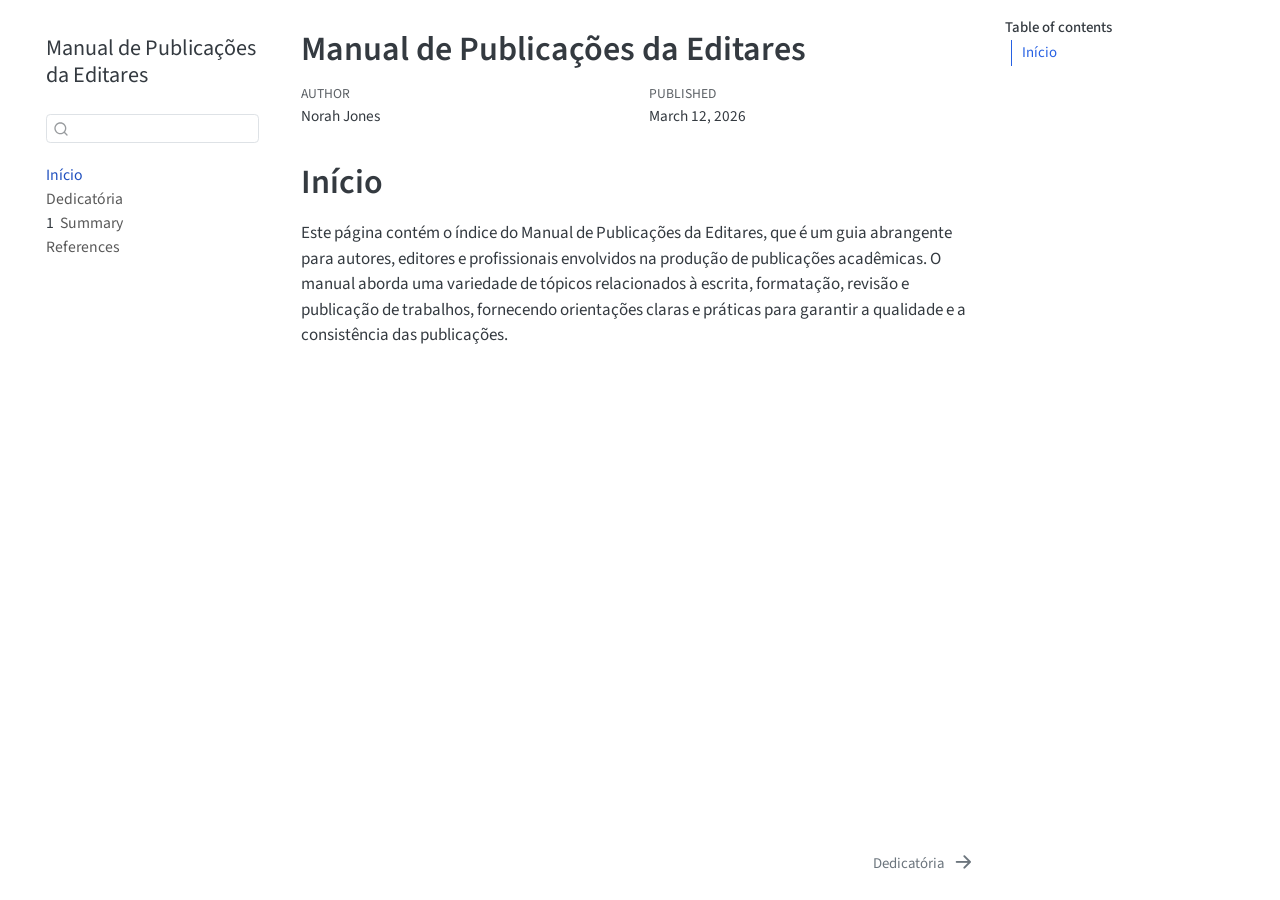
<file: index.html>
<!DOCTYPE html>
<html xmlns="http://www.w3.org/1999/xhtml" lang="en" xml:lang="en"><head>

<meta charset="utf-8">
<meta name="generator" content="quarto-1.7.32">

<meta name="viewport" content="width=device-width, initial-scale=1.0, user-scalable=yes">

<meta name="author" content="Norah Jones">
<meta name="dcterms.date" content="2026-03-12">

<title>Manual de Publicações da Editares</title>
<style>
code{white-space: pre-wrap;}
span.smallcaps{font-variant: small-caps;}
div.columns{display: flex; gap: min(4vw, 1.5em);}
div.column{flex: auto; overflow-x: auto;}
div.hanging-indent{margin-left: 1.5em; text-indent: -1.5em;}
ul.task-list{list-style: none;}
ul.task-list li input[type="checkbox"] {
  width: 0.8em;
  margin: 0 0.8em 0.2em -1em; /* quarto-specific, see https://github.com/quarto-dev/quarto-cli/issues/4556 */ 
  vertical-align: middle;
}
</style>


<script src="site_libs/quarto-nav/quarto-nav.js"></script>
<script src="site_libs/quarto-nav/headroom.min.js"></script>
<script src="site_libs/clipboard/clipboard.min.js"></script>
<script src="site_libs/quarto-search/autocomplete.umd.js"></script>
<script src="site_libs/quarto-search/fuse.min.js"></script>
<script src="site_libs/quarto-search/quarto-search.js"></script>
<meta name="quarto:offset" content="./">
<link href="./main/main.html" rel="next">
<script src="site_libs/quarto-html/quarto.js" type="module"></script>
<script src="site_libs/quarto-html/tabsets/tabsets.js" type="module"></script>
<script src="site_libs/quarto-html/popper.min.js"></script>
<script src="site_libs/quarto-html/tippy.umd.min.js"></script>
<script src="site_libs/quarto-html/anchor.min.js"></script>
<link href="site_libs/quarto-html/tippy.css" rel="stylesheet">
<link href="site_libs/quarto-html/quarto-syntax-highlighting-37eea08aefeeee20ff55810ff984fec1.css" rel="stylesheet" id="quarto-text-highlighting-styles">
<script src="site_libs/bootstrap/bootstrap.min.js"></script>
<link href="site_libs/bootstrap/bootstrap-icons.css" rel="stylesheet">
<link href="site_libs/bootstrap/bootstrap-6397151ee324dfe17953dd369e0a6db4.min.css" rel="stylesheet" append-hash="true" id="quarto-bootstrap" data-mode="light">
<script id="quarto-search-options" type="application/json">{
  "location": "sidebar",
  "copy-button": false,
  "collapse-after": 3,
  "panel-placement": "start",
  "type": "textbox",
  "limit": 50,
  "keyboard-shortcut": [
    "f",
    "/",
    "s"
  ],
  "show-item-context": false,
  "language": {
    "search-no-results-text": "No results",
    "search-matching-documents-text": "matching documents",
    "search-copy-link-title": "Copy link to search",
    "search-hide-matches-text": "Hide additional matches",
    "search-more-match-text": "more match in this document",
    "search-more-matches-text": "more matches in this document",
    "search-clear-button-title": "Clear",
    "search-text-placeholder": "",
    "search-detached-cancel-button-title": "Cancel",
    "search-submit-button-title": "Submit",
    "search-label": "Search"
  }
}</script>


</head>

<body class="nav-sidebar floating quarto-light">

<div id="quarto-search-results"></div>
  <header id="quarto-header" class="headroom fixed-top">
  <nav class="quarto-secondary-nav">
    <div class="container-fluid d-flex">
      <button type="button" class="quarto-btn-toggle btn" data-bs-toggle="collapse" role="button" data-bs-target=".quarto-sidebar-collapse-item" aria-controls="quarto-sidebar" aria-expanded="false" aria-label="Toggle sidebar navigation" onclick="if (window.quartoToggleHeadroom) { window.quartoToggleHeadroom(); }">
        <i class="bi bi-layout-text-sidebar-reverse"></i>
      </button>
        <nav class="quarto-page-breadcrumbs" aria-label="breadcrumb"><ol class="breadcrumb"><li class="breadcrumb-item"><a href="./index.html">Início</a></li></ol></nav>
        <a class="flex-grow-1" role="navigation" data-bs-toggle="collapse" data-bs-target=".quarto-sidebar-collapse-item" aria-controls="quarto-sidebar" aria-expanded="false" aria-label="Toggle sidebar navigation" onclick="if (window.quartoToggleHeadroom) { window.quartoToggleHeadroom(); }">      
        </a>
      <button type="button" class="btn quarto-search-button" aria-label="Search" onclick="window.quartoOpenSearch();">
        <i class="bi bi-search"></i>
      </button>
    </div>
  </nav>
</header>
<!-- content -->
<div id="quarto-content" class="quarto-container page-columns page-rows-contents page-layout-article">
<!-- sidebar -->
  <nav id="quarto-sidebar" class="sidebar collapse collapse-horizontal quarto-sidebar-collapse-item sidebar-navigation floating overflow-auto">
    <div class="pt-lg-2 mt-2 text-left sidebar-header">
    <div class="sidebar-title mb-0 py-0">
      <a href="./">Manual de Publicações da Editares</a> 
    </div>
      </div>
        <div class="mt-2 flex-shrink-0 align-items-center">
        <div class="sidebar-search">
        <div id="quarto-search" class="" title="Search"></div>
        </div>
        </div>
    <div class="sidebar-menu-container"> 
    <ul class="list-unstyled mt-1">
        <li class="sidebar-item">
  <div class="sidebar-item-container"> 
  <a href="./index.html" class="sidebar-item-text sidebar-link active">
 <span class="menu-text">Início</span></a>
  </div>
</li>
        <li class="sidebar-item">
  <div class="sidebar-item-container"> 
  <a href="./main/main.html" class="sidebar-item-text sidebar-link">
 <span class="menu-text">Dedicatória</span></a>
  </div>
</li>
        <li class="sidebar-item">
  <div class="sidebar-item-container"> 
  <a href="./summary.html" class="sidebar-item-text sidebar-link">
 <span class="menu-text"><span class="chapter-number">1</span>&nbsp; <span class="chapter-title">Summary</span></span></a>
  </div>
</li>
        <li class="sidebar-item">
  <div class="sidebar-item-container"> 
  <a href="./references.html" class="sidebar-item-text sidebar-link">
 <span class="menu-text">References</span></a>
  </div>
</li>
    </ul>
    </div>
</nav>
<div id="quarto-sidebar-glass" class="quarto-sidebar-collapse-item" data-bs-toggle="collapse" data-bs-target=".quarto-sidebar-collapse-item"></div>
<!-- margin-sidebar -->
    <div id="quarto-margin-sidebar" class="sidebar margin-sidebar">
        <nav id="TOC" role="doc-toc" class="toc-active">
    <h2 id="toc-title">Table of contents</h2>
   
  <ul>
  <li><a href="#início" id="toc-início" class="nav-link active" data-scroll-target="#início">Início</a></li>
  </ul>
</nav>
    </div>
<!-- main -->
<main class="content" id="quarto-document-content">

<header id="title-block-header" class="quarto-title-block default">
<div class="quarto-title">
<h1 class="title">Manual de Publicações da Editares</h1>
</div>



<div class="quarto-title-meta">

    <div>
    <div class="quarto-title-meta-heading">Author</div>
    <div class="quarto-title-meta-contents">
             <p>Norah Jones </p>
          </div>
  </div>
    
    <div>
    <div class="quarto-title-meta-heading">Published</div>
    <div class="quarto-title-meta-contents">
      <p class="date">March 12, 2026</p>
    </div>
  </div>
  
    
  </div>
  


</header>


<section id="início" class="level1 unnumbered">
<h1 class="unnumbered">Início</h1>
<p>Este página contém o índice do Manual de Publicações da Editares, que é um guia abrangente para autores, editores e profissionais envolvidos na produção de publicações acadêmicas. O manual aborda uma variedade de tópicos relacionados à escrita, formatação, revisão e publicação de trabalhos, fornecendo orientações claras e práticas para garantir a qualidade e a consistência das publicações.</p>


</section>

</main> <!-- /main -->
<script id="quarto-html-after-body" type="application/javascript">
  window.document.addEventListener("DOMContentLoaded", function (event) {
    const icon = "";
    const anchorJS = new window.AnchorJS();
    anchorJS.options = {
      placement: 'right',
      icon: icon
    };
    anchorJS.add('.anchored');
    const isCodeAnnotation = (el) => {
      for (const clz of el.classList) {
        if (clz.startsWith('code-annotation-')) {                     
          return true;
        }
      }
      return false;
    }
    const onCopySuccess = function(e) {
      // button target
      const button = e.trigger;
      // don't keep focus
      button.blur();
      // flash "checked"
      button.classList.add('code-copy-button-checked');
      var currentTitle = button.getAttribute("title");
      button.setAttribute("title", "Copied!");
      let tooltip;
      if (window.bootstrap) {
        button.setAttribute("data-bs-toggle", "tooltip");
        button.setAttribute("data-bs-placement", "left");
        button.setAttribute("data-bs-title", "Copied!");
        tooltip = new bootstrap.Tooltip(button, 
          { trigger: "manual", 
            customClass: "code-copy-button-tooltip",
            offset: [0, -8]});
        tooltip.show();    
      }
      setTimeout(function() {
        if (tooltip) {
          tooltip.hide();
          button.removeAttribute("data-bs-title");
          button.removeAttribute("data-bs-toggle");
          button.removeAttribute("data-bs-placement");
        }
        button.setAttribute("title", currentTitle);
        button.classList.remove('code-copy-button-checked');
      }, 1000);
      // clear code selection
      e.clearSelection();
    }
    const getTextToCopy = function(trigger) {
        const codeEl = trigger.previousElementSibling.cloneNode(true);
        for (const childEl of codeEl.children) {
          if (isCodeAnnotation(childEl)) {
            childEl.remove();
          }
        }
        return codeEl.innerText;
    }
    const clipboard = new window.ClipboardJS('.code-copy-button:not([data-in-quarto-modal])', {
      text: getTextToCopy
    });
    clipboard.on('success', onCopySuccess);
    if (window.document.getElementById('quarto-embedded-source-code-modal')) {
      const clipboardModal = new window.ClipboardJS('.code-copy-button[data-in-quarto-modal]', {
        text: getTextToCopy,
        container: window.document.getElementById('quarto-embedded-source-code-modal')
      });
      clipboardModal.on('success', onCopySuccess);
    }
      var localhostRegex = new RegExp(/^(?:http|https):\/\/localhost\:?[0-9]*\//);
      var mailtoRegex = new RegExp(/^mailto:/);
        var filterRegex = new RegExp('/' + window.location.host + '/');
      var isInternal = (href) => {
          return filterRegex.test(href) || localhostRegex.test(href) || mailtoRegex.test(href);
      }
      // Inspect non-navigation links and adorn them if external
     var links = window.document.querySelectorAll('a[href]:not(.nav-link):not(.navbar-brand):not(.toc-action):not(.sidebar-link):not(.sidebar-item-toggle):not(.pagination-link):not(.no-external):not([aria-hidden]):not(.dropdown-item):not(.quarto-navigation-tool):not(.about-link)');
      for (var i=0; i<links.length; i++) {
        const link = links[i];
        if (!isInternal(link.href)) {
          // undo the damage that might have been done by quarto-nav.js in the case of
          // links that we want to consider external
          if (link.dataset.originalHref !== undefined) {
            link.href = link.dataset.originalHref;
          }
        }
      }
    function tippyHover(el, contentFn, onTriggerFn, onUntriggerFn) {
      const config = {
        allowHTML: true,
        maxWidth: 500,
        delay: 100,
        arrow: false,
        appendTo: function(el) {
            return el.parentElement;
        },
        interactive: true,
        interactiveBorder: 10,
        theme: 'quarto',
        placement: 'bottom-start',
      };
      if (contentFn) {
        config.content = contentFn;
      }
      if (onTriggerFn) {
        config.onTrigger = onTriggerFn;
      }
      if (onUntriggerFn) {
        config.onUntrigger = onUntriggerFn;
      }
      window.tippy(el, config); 
    }
    const noterefs = window.document.querySelectorAll('a[role="doc-noteref"]');
    for (var i=0; i<noterefs.length; i++) {
      const ref = noterefs[i];
      tippyHover(ref, function() {
        // use id or data attribute instead here
        let href = ref.getAttribute('data-footnote-href') || ref.getAttribute('href');
        try { href = new URL(href).hash; } catch {}
        const id = href.replace(/^#\/?/, "");
        const note = window.document.getElementById(id);
        if (note) {
          return note.innerHTML;
        } else {
          return "";
        }
      });
    }
    const xrefs = window.document.querySelectorAll('a.quarto-xref');
    const processXRef = (id, note) => {
      // Strip column container classes
      const stripColumnClz = (el) => {
        el.classList.remove("page-full", "page-columns");
        if (el.children) {
          for (const child of el.children) {
            stripColumnClz(child);
          }
        }
      }
      stripColumnClz(note)
      if (id === null || id.startsWith('sec-')) {
        // Special case sections, only their first couple elements
        const container = document.createElement("div");
        if (note.children && note.children.length > 2) {
          container.appendChild(note.children[0].cloneNode(true));
          for (let i = 1; i < note.children.length; i++) {
            const child = note.children[i];
            if (child.tagName === "P" && child.innerText === "") {
              continue;
            } else {
              container.appendChild(child.cloneNode(true));
              break;
            }
          }
          if (window.Quarto?.typesetMath) {
            window.Quarto.typesetMath(container);
          }
          return container.innerHTML
        } else {
          if (window.Quarto?.typesetMath) {
            window.Quarto.typesetMath(note);
          }
          return note.innerHTML;
        }
      } else {
        // Remove any anchor links if they are present
        const anchorLink = note.querySelector('a.anchorjs-link');
        if (anchorLink) {
          anchorLink.remove();
        }
        if (window.Quarto?.typesetMath) {
          window.Quarto.typesetMath(note);
        }
        if (note.classList.contains("callout")) {
          return note.outerHTML;
        } else {
          return note.innerHTML;
        }
      }
    }
    for (var i=0; i<xrefs.length; i++) {
      const xref = xrefs[i];
      tippyHover(xref, undefined, function(instance) {
        instance.disable();
        let url = xref.getAttribute('href');
        let hash = undefined; 
        if (url.startsWith('#')) {
          hash = url;
        } else {
          try { hash = new URL(url).hash; } catch {}
        }
        if (hash) {
          const id = hash.replace(/^#\/?/, "");
          const note = window.document.getElementById(id);
          if (note !== null) {
            try {
              const html = processXRef(id, note.cloneNode(true));
              instance.setContent(html);
            } finally {
              instance.enable();
              instance.show();
            }
          } else {
            // See if we can fetch this
            fetch(url.split('#')[0])
            .then(res => res.text())
            .then(html => {
              const parser = new DOMParser();
              const htmlDoc = parser.parseFromString(html, "text/html");
              const note = htmlDoc.getElementById(id);
              if (note !== null) {
                const html = processXRef(id, note);
                instance.setContent(html);
              } 
            }).finally(() => {
              instance.enable();
              instance.show();
            });
          }
        } else {
          // See if we can fetch a full url (with no hash to target)
          // This is a special case and we should probably do some content thinning / targeting
          fetch(url)
          .then(res => res.text())
          .then(html => {
            const parser = new DOMParser();
            const htmlDoc = parser.parseFromString(html, "text/html");
            const note = htmlDoc.querySelector('main.content');
            if (note !== null) {
              // This should only happen for chapter cross references
              // (since there is no id in the URL)
              // remove the first header
              if (note.children.length > 0 && note.children[0].tagName === "HEADER") {
                note.children[0].remove();
              }
              const html = processXRef(null, note);
              instance.setContent(html);
            } 
          }).finally(() => {
            instance.enable();
            instance.show();
          });
        }
      }, function(instance) {
      });
    }
        let selectedAnnoteEl;
        const selectorForAnnotation = ( cell, annotation) => {
          let cellAttr = 'data-code-cell="' + cell + '"';
          let lineAttr = 'data-code-annotation="' +  annotation + '"';
          const selector = 'span[' + cellAttr + '][' + lineAttr + ']';
          return selector;
        }
        const selectCodeLines = (annoteEl) => {
          const doc = window.document;
          const targetCell = annoteEl.getAttribute("data-target-cell");
          const targetAnnotation = annoteEl.getAttribute("data-target-annotation");
          const annoteSpan = window.document.querySelector(selectorForAnnotation(targetCell, targetAnnotation));
          const lines = annoteSpan.getAttribute("data-code-lines").split(",");
          const lineIds = lines.map((line) => {
            return targetCell + "-" + line;
          })
          let top = null;
          let height = null;
          let parent = null;
          if (lineIds.length > 0) {
              //compute the position of the single el (top and bottom and make a div)
              const el = window.document.getElementById(lineIds[0]);
              top = el.offsetTop;
              height = el.offsetHeight;
              parent = el.parentElement.parentElement;
            if (lineIds.length > 1) {
              const lastEl = window.document.getElementById(lineIds[lineIds.length - 1]);
              const bottom = lastEl.offsetTop + lastEl.offsetHeight;
              height = bottom - top;
            }
            if (top !== null && height !== null && parent !== null) {
              // cook up a div (if necessary) and position it 
              let div = window.document.getElementById("code-annotation-line-highlight");
              if (div === null) {
                div = window.document.createElement("div");
                div.setAttribute("id", "code-annotation-line-highlight");
                div.style.position = 'absolute';
                parent.appendChild(div);
              }
              div.style.top = top - 2 + "px";
              div.style.height = height + 4 + "px";
              div.style.left = 0;
              let gutterDiv = window.document.getElementById("code-annotation-line-highlight-gutter");
              if (gutterDiv === null) {
                gutterDiv = window.document.createElement("div");
                gutterDiv.setAttribute("id", "code-annotation-line-highlight-gutter");
                gutterDiv.style.position = 'absolute';
                const codeCell = window.document.getElementById(targetCell);
                const gutter = codeCell.querySelector('.code-annotation-gutter');
                gutter.appendChild(gutterDiv);
              }
              gutterDiv.style.top = top - 2 + "px";
              gutterDiv.style.height = height + 4 + "px";
            }
            selectedAnnoteEl = annoteEl;
          }
        };
        const unselectCodeLines = () => {
          const elementsIds = ["code-annotation-line-highlight", "code-annotation-line-highlight-gutter"];
          elementsIds.forEach((elId) => {
            const div = window.document.getElementById(elId);
            if (div) {
              div.remove();
            }
          });
          selectedAnnoteEl = undefined;
        };
          // Handle positioning of the toggle
      window.addEventListener(
        "resize",
        throttle(() => {
          elRect = undefined;
          if (selectedAnnoteEl) {
            selectCodeLines(selectedAnnoteEl);
          }
        }, 10)
      );
      function throttle(fn, ms) {
      let throttle = false;
      let timer;
        return (...args) => {
          if(!throttle) { // first call gets through
              fn.apply(this, args);
              throttle = true;
          } else { // all the others get throttled
              if(timer) clearTimeout(timer); // cancel #2
              timer = setTimeout(() => {
                fn.apply(this, args);
                timer = throttle = false;
              }, ms);
          }
        };
      }
        // Attach click handler to the DT
        const annoteDls = window.document.querySelectorAll('dt[data-target-cell]');
        for (const annoteDlNode of annoteDls) {
          annoteDlNode.addEventListener('click', (event) => {
            const clickedEl = event.target;
            if (clickedEl !== selectedAnnoteEl) {
              unselectCodeLines();
              const activeEl = window.document.querySelector('dt[data-target-cell].code-annotation-active');
              if (activeEl) {
                activeEl.classList.remove('code-annotation-active');
              }
              selectCodeLines(clickedEl);
              clickedEl.classList.add('code-annotation-active');
            } else {
              // Unselect the line
              unselectCodeLines();
              clickedEl.classList.remove('code-annotation-active');
            }
          });
        }
    const findCites = (el) => {
      const parentEl = el.parentElement;
      if (parentEl) {
        const cites = parentEl.dataset.cites;
        if (cites) {
          return {
            el,
            cites: cites.split(' ')
          };
        } else {
          return findCites(el.parentElement)
        }
      } else {
        return undefined;
      }
    };
    var bibliorefs = window.document.querySelectorAll('a[role="doc-biblioref"]');
    for (var i=0; i<bibliorefs.length; i++) {
      const ref = bibliorefs[i];
      const citeInfo = findCites(ref);
      if (citeInfo) {
        tippyHover(citeInfo.el, function() {
          var popup = window.document.createElement('div');
          citeInfo.cites.forEach(function(cite) {
            var citeDiv = window.document.createElement('div');
            citeDiv.classList.add('hanging-indent');
            citeDiv.classList.add('csl-entry');
            var biblioDiv = window.document.getElementById('ref-' + cite);
            if (biblioDiv) {
              citeDiv.innerHTML = biblioDiv.innerHTML;
            }
            popup.appendChild(citeDiv);
          });
          return popup.innerHTML;
        });
      }
    }
  });
  </script>
<nav class="page-navigation">
  <div class="nav-page nav-page-previous">
  </div>
  <div class="nav-page nav-page-next">
      <a href="./main/main.html" class="pagination-link" aria-label="Dedicatória">
        <span class="nav-page-text">Dedicatória</span> <i class="bi bi-arrow-right-short"></i>
      </a>
  </div>
</nav>
</div> <!-- /content -->




</body></html>
</file>
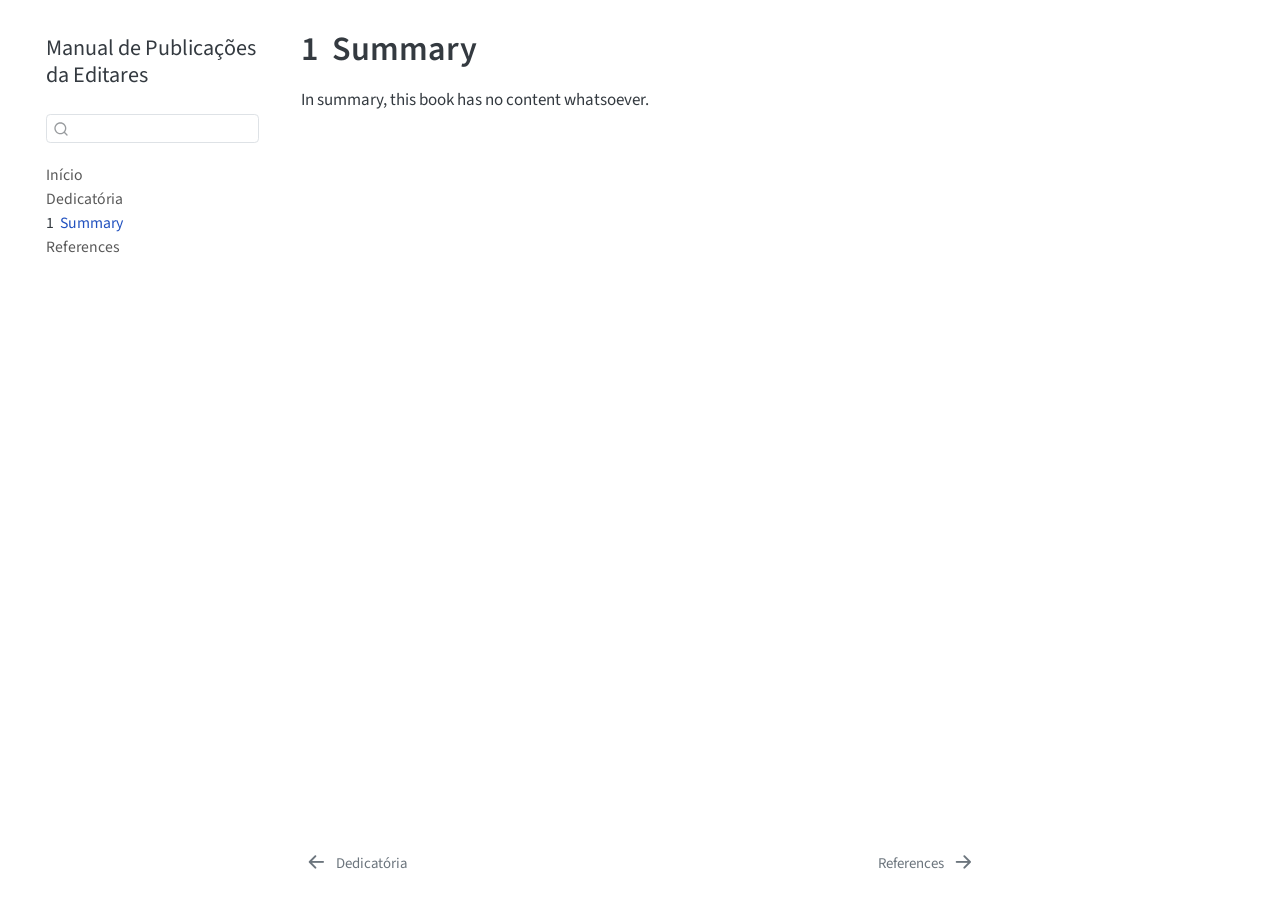
<file: summary.html>
<!DOCTYPE html>
<html xmlns="http://www.w3.org/1999/xhtml" lang="en" xml:lang="en"><head>

<meta charset="utf-8">
<meta name="generator" content="quarto-1.7.32">

<meta name="viewport" content="width=device-width, initial-scale=1.0, user-scalable=yes">


<title>1&nbsp; Summary – Manual de Publicações da Editares</title>
<style>
code{white-space: pre-wrap;}
span.smallcaps{font-variant: small-caps;}
div.columns{display: flex; gap: min(4vw, 1.5em);}
div.column{flex: auto; overflow-x: auto;}
div.hanging-indent{margin-left: 1.5em; text-indent: -1.5em;}
ul.task-list{list-style: none;}
ul.task-list li input[type="checkbox"] {
  width: 0.8em;
  margin: 0 0.8em 0.2em -1em; /* quarto-specific, see https://github.com/quarto-dev/quarto-cli/issues/4556 */ 
  vertical-align: middle;
}
</style>


<script src="site_libs/quarto-nav/quarto-nav.js"></script>
<script src="site_libs/quarto-nav/headroom.min.js"></script>
<script src="site_libs/clipboard/clipboard.min.js"></script>
<script src="site_libs/quarto-search/autocomplete.umd.js"></script>
<script src="site_libs/quarto-search/fuse.min.js"></script>
<script src="site_libs/quarto-search/quarto-search.js"></script>
<meta name="quarto:offset" content="./">
<link href="./references.html" rel="next">
<link href="./main/main.html" rel="prev">
<script src="site_libs/quarto-html/quarto.js" type="module"></script>
<script src="site_libs/quarto-html/tabsets/tabsets.js" type="module"></script>
<script src="site_libs/quarto-html/popper.min.js"></script>
<script src="site_libs/quarto-html/tippy.umd.min.js"></script>
<script src="site_libs/quarto-html/anchor.min.js"></script>
<link href="site_libs/quarto-html/tippy.css" rel="stylesheet">
<link href="site_libs/quarto-html/quarto-syntax-highlighting-37eea08aefeeee20ff55810ff984fec1.css" rel="stylesheet" id="quarto-text-highlighting-styles">
<script src="site_libs/bootstrap/bootstrap.min.js"></script>
<link href="site_libs/bootstrap/bootstrap-icons.css" rel="stylesheet">
<link href="site_libs/bootstrap/bootstrap-6397151ee324dfe17953dd369e0a6db4.min.css" rel="stylesheet" append-hash="true" id="quarto-bootstrap" data-mode="light">
<script id="quarto-search-options" type="application/json">{
  "location": "sidebar",
  "copy-button": false,
  "collapse-after": 3,
  "panel-placement": "start",
  "type": "textbox",
  "limit": 50,
  "keyboard-shortcut": [
    "f",
    "/",
    "s"
  ],
  "show-item-context": false,
  "language": {
    "search-no-results-text": "No results",
    "search-matching-documents-text": "matching documents",
    "search-copy-link-title": "Copy link to search",
    "search-hide-matches-text": "Hide additional matches",
    "search-more-match-text": "more match in this document",
    "search-more-matches-text": "more matches in this document",
    "search-clear-button-title": "Clear",
    "search-text-placeholder": "",
    "search-detached-cancel-button-title": "Cancel",
    "search-submit-button-title": "Submit",
    "search-label": "Search"
  }
}</script>


</head>

<body class="nav-sidebar floating quarto-light">

<div id="quarto-search-results"></div>
  <header id="quarto-header" class="headroom fixed-top">
  <nav class="quarto-secondary-nav">
    <div class="container-fluid d-flex">
      <button type="button" class="quarto-btn-toggle btn" data-bs-toggle="collapse" role="button" data-bs-target=".quarto-sidebar-collapse-item" aria-controls="quarto-sidebar" aria-expanded="false" aria-label="Toggle sidebar navigation" onclick="if (window.quartoToggleHeadroom) { window.quartoToggleHeadroom(); }">
        <i class="bi bi-layout-text-sidebar-reverse"></i>
      </button>
        <nav class="quarto-page-breadcrumbs" aria-label="breadcrumb"><ol class="breadcrumb"><li class="breadcrumb-item"><a href="./summary.html"><span class="chapter-number">1</span>&nbsp; <span class="chapter-title">Summary</span></a></li></ol></nav>
        <a class="flex-grow-1" role="navigation" data-bs-toggle="collapse" data-bs-target=".quarto-sidebar-collapse-item" aria-controls="quarto-sidebar" aria-expanded="false" aria-label="Toggle sidebar navigation" onclick="if (window.quartoToggleHeadroom) { window.quartoToggleHeadroom(); }">      
        </a>
      <button type="button" class="btn quarto-search-button" aria-label="Search" onclick="window.quartoOpenSearch();">
        <i class="bi bi-search"></i>
      </button>
    </div>
  </nav>
</header>
<!-- content -->
<div id="quarto-content" class="quarto-container page-columns page-rows-contents page-layout-article">
<!-- sidebar -->
  <nav id="quarto-sidebar" class="sidebar collapse collapse-horizontal quarto-sidebar-collapse-item sidebar-navigation floating overflow-auto">
    <div class="pt-lg-2 mt-2 text-left sidebar-header">
    <div class="sidebar-title mb-0 py-0">
      <a href="./">Manual de Publicações da Editares</a> 
    </div>
      </div>
        <div class="mt-2 flex-shrink-0 align-items-center">
        <div class="sidebar-search">
        <div id="quarto-search" class="" title="Search"></div>
        </div>
        </div>
    <div class="sidebar-menu-container"> 
    <ul class="list-unstyled mt-1">
        <li class="sidebar-item">
  <div class="sidebar-item-container"> 
  <a href="./index.html" class="sidebar-item-text sidebar-link">
 <span class="menu-text">Início</span></a>
  </div>
</li>
        <li class="sidebar-item">
  <div class="sidebar-item-container"> 
  <a href="./main/main.html" class="sidebar-item-text sidebar-link">
 <span class="menu-text">Dedicatória</span></a>
  </div>
</li>
        <li class="sidebar-item">
  <div class="sidebar-item-container"> 
  <a href="./summary.html" class="sidebar-item-text sidebar-link active">
 <span class="menu-text"><span class="chapter-number">1</span>&nbsp; <span class="chapter-title">Summary</span></span></a>
  </div>
</li>
        <li class="sidebar-item">
  <div class="sidebar-item-container"> 
  <a href="./references.html" class="sidebar-item-text sidebar-link">
 <span class="menu-text">References</span></a>
  </div>
</li>
    </ul>
    </div>
</nav>
<div id="quarto-sidebar-glass" class="quarto-sidebar-collapse-item" data-bs-toggle="collapse" data-bs-target=".quarto-sidebar-collapse-item"></div>
<!-- margin-sidebar -->
    <div id="quarto-margin-sidebar" class="sidebar margin-sidebar zindex-bottom">
        
    </div>
<!-- main -->
<main class="content" id="quarto-document-content">

<header id="title-block-header" class="quarto-title-block default">
<div class="quarto-title">
<h1 class="title"><span class="chapter-number">1</span>&nbsp; <span class="chapter-title">Summary</span></h1>
</div>



<div class="quarto-title-meta">

    
  
    
  </div>
  


</header>


<p>In summary, this book has no content whatsoever.</p>



</main> <!-- /main -->
<script id="quarto-html-after-body" type="application/javascript">
  window.document.addEventListener("DOMContentLoaded", function (event) {
    const icon = "";
    const anchorJS = new window.AnchorJS();
    anchorJS.options = {
      placement: 'right',
      icon: icon
    };
    anchorJS.add('.anchored');
    const isCodeAnnotation = (el) => {
      for (const clz of el.classList) {
        if (clz.startsWith('code-annotation-')) {                     
          return true;
        }
      }
      return false;
    }
    const onCopySuccess = function(e) {
      // button target
      const button = e.trigger;
      // don't keep focus
      button.blur();
      // flash "checked"
      button.classList.add('code-copy-button-checked');
      var currentTitle = button.getAttribute("title");
      button.setAttribute("title", "Copied!");
      let tooltip;
      if (window.bootstrap) {
        button.setAttribute("data-bs-toggle", "tooltip");
        button.setAttribute("data-bs-placement", "left");
        button.setAttribute("data-bs-title", "Copied!");
        tooltip = new bootstrap.Tooltip(button, 
          { trigger: "manual", 
            customClass: "code-copy-button-tooltip",
            offset: [0, -8]});
        tooltip.show();    
      }
      setTimeout(function() {
        if (tooltip) {
          tooltip.hide();
          button.removeAttribute("data-bs-title");
          button.removeAttribute("data-bs-toggle");
          button.removeAttribute("data-bs-placement");
        }
        button.setAttribute("title", currentTitle);
        button.classList.remove('code-copy-button-checked');
      }, 1000);
      // clear code selection
      e.clearSelection();
    }
    const getTextToCopy = function(trigger) {
        const codeEl = trigger.previousElementSibling.cloneNode(true);
        for (const childEl of codeEl.children) {
          if (isCodeAnnotation(childEl)) {
            childEl.remove();
          }
        }
        return codeEl.innerText;
    }
    const clipboard = new window.ClipboardJS('.code-copy-button:not([data-in-quarto-modal])', {
      text: getTextToCopy
    });
    clipboard.on('success', onCopySuccess);
    if (window.document.getElementById('quarto-embedded-source-code-modal')) {
      const clipboardModal = new window.ClipboardJS('.code-copy-button[data-in-quarto-modal]', {
        text: getTextToCopy,
        container: window.document.getElementById('quarto-embedded-source-code-modal')
      });
      clipboardModal.on('success', onCopySuccess);
    }
      var localhostRegex = new RegExp(/^(?:http|https):\/\/localhost\:?[0-9]*\//);
      var mailtoRegex = new RegExp(/^mailto:/);
        var filterRegex = new RegExp('/' + window.location.host + '/');
      var isInternal = (href) => {
          return filterRegex.test(href) || localhostRegex.test(href) || mailtoRegex.test(href);
      }
      // Inspect non-navigation links and adorn them if external
     var links = window.document.querySelectorAll('a[href]:not(.nav-link):not(.navbar-brand):not(.toc-action):not(.sidebar-link):not(.sidebar-item-toggle):not(.pagination-link):not(.no-external):not([aria-hidden]):not(.dropdown-item):not(.quarto-navigation-tool):not(.about-link)');
      for (var i=0; i<links.length; i++) {
        const link = links[i];
        if (!isInternal(link.href)) {
          // undo the damage that might have been done by quarto-nav.js in the case of
          // links that we want to consider external
          if (link.dataset.originalHref !== undefined) {
            link.href = link.dataset.originalHref;
          }
        }
      }
    function tippyHover(el, contentFn, onTriggerFn, onUntriggerFn) {
      const config = {
        allowHTML: true,
        maxWidth: 500,
        delay: 100,
        arrow: false,
        appendTo: function(el) {
            return el.parentElement;
        },
        interactive: true,
        interactiveBorder: 10,
        theme: 'quarto',
        placement: 'bottom-start',
      };
      if (contentFn) {
        config.content = contentFn;
      }
      if (onTriggerFn) {
        config.onTrigger = onTriggerFn;
      }
      if (onUntriggerFn) {
        config.onUntrigger = onUntriggerFn;
      }
      window.tippy(el, config); 
    }
    const noterefs = window.document.querySelectorAll('a[role="doc-noteref"]');
    for (var i=0; i<noterefs.length; i++) {
      const ref = noterefs[i];
      tippyHover(ref, function() {
        // use id or data attribute instead here
        let href = ref.getAttribute('data-footnote-href') || ref.getAttribute('href');
        try { href = new URL(href).hash; } catch {}
        const id = href.replace(/^#\/?/, "");
        const note = window.document.getElementById(id);
        if (note) {
          return note.innerHTML;
        } else {
          return "";
        }
      });
    }
    const xrefs = window.document.querySelectorAll('a.quarto-xref');
    const processXRef = (id, note) => {
      // Strip column container classes
      const stripColumnClz = (el) => {
        el.classList.remove("page-full", "page-columns");
        if (el.children) {
          for (const child of el.children) {
            stripColumnClz(child);
          }
        }
      }
      stripColumnClz(note)
      if (id === null || id.startsWith('sec-')) {
        // Special case sections, only their first couple elements
        const container = document.createElement("div");
        if (note.children && note.children.length > 2) {
          container.appendChild(note.children[0].cloneNode(true));
          for (let i = 1; i < note.children.length; i++) {
            const child = note.children[i];
            if (child.tagName === "P" && child.innerText === "") {
              continue;
            } else {
              container.appendChild(child.cloneNode(true));
              break;
            }
          }
          if (window.Quarto?.typesetMath) {
            window.Quarto.typesetMath(container);
          }
          return container.innerHTML
        } else {
          if (window.Quarto?.typesetMath) {
            window.Quarto.typesetMath(note);
          }
          return note.innerHTML;
        }
      } else {
        // Remove any anchor links if they are present
        const anchorLink = note.querySelector('a.anchorjs-link');
        if (anchorLink) {
          anchorLink.remove();
        }
        if (window.Quarto?.typesetMath) {
          window.Quarto.typesetMath(note);
        }
        if (note.classList.contains("callout")) {
          return note.outerHTML;
        } else {
          return note.innerHTML;
        }
      }
    }
    for (var i=0; i<xrefs.length; i++) {
      const xref = xrefs[i];
      tippyHover(xref, undefined, function(instance) {
        instance.disable();
        let url = xref.getAttribute('href');
        let hash = undefined; 
        if (url.startsWith('#')) {
          hash = url;
        } else {
          try { hash = new URL(url).hash; } catch {}
        }
        if (hash) {
          const id = hash.replace(/^#\/?/, "");
          const note = window.document.getElementById(id);
          if (note !== null) {
            try {
              const html = processXRef(id, note.cloneNode(true));
              instance.setContent(html);
            } finally {
              instance.enable();
              instance.show();
            }
          } else {
            // See if we can fetch this
            fetch(url.split('#')[0])
            .then(res => res.text())
            .then(html => {
              const parser = new DOMParser();
              const htmlDoc = parser.parseFromString(html, "text/html");
              const note = htmlDoc.getElementById(id);
              if (note !== null) {
                const html = processXRef(id, note);
                instance.setContent(html);
              } 
            }).finally(() => {
              instance.enable();
              instance.show();
            });
          }
        } else {
          // See if we can fetch a full url (with no hash to target)
          // This is a special case and we should probably do some content thinning / targeting
          fetch(url)
          .then(res => res.text())
          .then(html => {
            const parser = new DOMParser();
            const htmlDoc = parser.parseFromString(html, "text/html");
            const note = htmlDoc.querySelector('main.content');
            if (note !== null) {
              // This should only happen for chapter cross references
              // (since there is no id in the URL)
              // remove the first header
              if (note.children.length > 0 && note.children[0].tagName === "HEADER") {
                note.children[0].remove();
              }
              const html = processXRef(null, note);
              instance.setContent(html);
            } 
          }).finally(() => {
            instance.enable();
            instance.show();
          });
        }
      }, function(instance) {
      });
    }
        let selectedAnnoteEl;
        const selectorForAnnotation = ( cell, annotation) => {
          let cellAttr = 'data-code-cell="' + cell + '"';
          let lineAttr = 'data-code-annotation="' +  annotation + '"';
          const selector = 'span[' + cellAttr + '][' + lineAttr + ']';
          return selector;
        }
        const selectCodeLines = (annoteEl) => {
          const doc = window.document;
          const targetCell = annoteEl.getAttribute("data-target-cell");
          const targetAnnotation = annoteEl.getAttribute("data-target-annotation");
          const annoteSpan = window.document.querySelector(selectorForAnnotation(targetCell, targetAnnotation));
          const lines = annoteSpan.getAttribute("data-code-lines").split(",");
          const lineIds = lines.map((line) => {
            return targetCell + "-" + line;
          })
          let top = null;
          let height = null;
          let parent = null;
          if (lineIds.length > 0) {
              //compute the position of the single el (top and bottom and make a div)
              const el = window.document.getElementById(lineIds[0]);
              top = el.offsetTop;
              height = el.offsetHeight;
              parent = el.parentElement.parentElement;
            if (lineIds.length > 1) {
              const lastEl = window.document.getElementById(lineIds[lineIds.length - 1]);
              const bottom = lastEl.offsetTop + lastEl.offsetHeight;
              height = bottom - top;
            }
            if (top !== null && height !== null && parent !== null) {
              // cook up a div (if necessary) and position it 
              let div = window.document.getElementById("code-annotation-line-highlight");
              if (div === null) {
                div = window.document.createElement("div");
                div.setAttribute("id", "code-annotation-line-highlight");
                div.style.position = 'absolute';
                parent.appendChild(div);
              }
              div.style.top = top - 2 + "px";
              div.style.height = height + 4 + "px";
              div.style.left = 0;
              let gutterDiv = window.document.getElementById("code-annotation-line-highlight-gutter");
              if (gutterDiv === null) {
                gutterDiv = window.document.createElement("div");
                gutterDiv.setAttribute("id", "code-annotation-line-highlight-gutter");
                gutterDiv.style.position = 'absolute';
                const codeCell = window.document.getElementById(targetCell);
                const gutter = codeCell.querySelector('.code-annotation-gutter');
                gutter.appendChild(gutterDiv);
              }
              gutterDiv.style.top = top - 2 + "px";
              gutterDiv.style.height = height + 4 + "px";
            }
            selectedAnnoteEl = annoteEl;
          }
        };
        const unselectCodeLines = () => {
          const elementsIds = ["code-annotation-line-highlight", "code-annotation-line-highlight-gutter"];
          elementsIds.forEach((elId) => {
            const div = window.document.getElementById(elId);
            if (div) {
              div.remove();
            }
          });
          selectedAnnoteEl = undefined;
        };
          // Handle positioning of the toggle
      window.addEventListener(
        "resize",
        throttle(() => {
          elRect = undefined;
          if (selectedAnnoteEl) {
            selectCodeLines(selectedAnnoteEl);
          }
        }, 10)
      );
      function throttle(fn, ms) {
      let throttle = false;
      let timer;
        return (...args) => {
          if(!throttle) { // first call gets through
              fn.apply(this, args);
              throttle = true;
          } else { // all the others get throttled
              if(timer) clearTimeout(timer); // cancel #2
              timer = setTimeout(() => {
                fn.apply(this, args);
                timer = throttle = false;
              }, ms);
          }
        };
      }
        // Attach click handler to the DT
        const annoteDls = window.document.querySelectorAll('dt[data-target-cell]');
        for (const annoteDlNode of annoteDls) {
          annoteDlNode.addEventListener('click', (event) => {
            const clickedEl = event.target;
            if (clickedEl !== selectedAnnoteEl) {
              unselectCodeLines();
              const activeEl = window.document.querySelector('dt[data-target-cell].code-annotation-active');
              if (activeEl) {
                activeEl.classList.remove('code-annotation-active');
              }
              selectCodeLines(clickedEl);
              clickedEl.classList.add('code-annotation-active');
            } else {
              // Unselect the line
              unselectCodeLines();
              clickedEl.classList.remove('code-annotation-active');
            }
          });
        }
    const findCites = (el) => {
      const parentEl = el.parentElement;
      if (parentEl) {
        const cites = parentEl.dataset.cites;
        if (cites) {
          return {
            el,
            cites: cites.split(' ')
          };
        } else {
          return findCites(el.parentElement)
        }
      } else {
        return undefined;
      }
    };
    var bibliorefs = window.document.querySelectorAll('a[role="doc-biblioref"]');
    for (var i=0; i<bibliorefs.length; i++) {
      const ref = bibliorefs[i];
      const citeInfo = findCites(ref);
      if (citeInfo) {
        tippyHover(citeInfo.el, function() {
          var popup = window.document.createElement('div');
          citeInfo.cites.forEach(function(cite) {
            var citeDiv = window.document.createElement('div');
            citeDiv.classList.add('hanging-indent');
            citeDiv.classList.add('csl-entry');
            var biblioDiv = window.document.getElementById('ref-' + cite);
            if (biblioDiv) {
              citeDiv.innerHTML = biblioDiv.innerHTML;
            }
            popup.appendChild(citeDiv);
          });
          return popup.innerHTML;
        });
      }
    }
  });
  </script>
<nav class="page-navigation">
  <div class="nav-page nav-page-previous">
      <a href="./main/main.html" class="pagination-link" aria-label="Dedicatória">
        <i class="bi bi-arrow-left-short"></i> <span class="nav-page-text">Dedicatória</span>
      </a>          
  </div>
  <div class="nav-page nav-page-next">
      <a href="./references.html" class="pagination-link" aria-label="References">
        <span class="nav-page-text">References</span> <i class="bi bi-arrow-right-short"></i>
      </a>
  </div>
</nav>
</div> <!-- /content -->




</body></html>
</file>
<file: site_libs/quarto-html/tippy.css>
.tippy-box[data-animation=fade][data-state=hidden]{opacity:0}[data-tippy-root]{max-width:calc(100vw - 10px)}.tippy-box{position:relative;background-color:#333;color:#fff;border-radius:4px;font-size:14px;line-height:1.4;white-space:normal;outline:0;transition-property:transform,visibility,opacity}.tippy-box[data-placement^=top]>.tippy-arrow{bottom:0}.tippy-box[data-placement^=top]>.tippy-arrow:before{bottom:-7px;left:0;border-width:8px 8px 0;border-top-color:initial;transform-origin:center top}.tippy-box[data-placement^=bottom]>.tippy-arrow{top:0}.tippy-box[data-placement^=bottom]>.tippy-arrow:before{top:-7px;left:0;border-width:0 8px 8px;border-bottom-color:initial;transform-origin:center bottom}.tippy-box[data-placement^=left]>.tippy-arrow{right:0}.tippy-box[data-placement^=left]>.tippy-arrow:before{border-width:8px 0 8px 8px;border-left-color:initial;right:-7px;transform-origin:center left}.tippy-box[data-placement^=right]>.tippy-arrow{left:0}.tippy-box[data-placement^=right]>.tippy-arrow:before{left:-7px;border-width:8px 8px 8px 0;border-right-color:initial;transform-origin:center right}.tippy-box[data-inertia][data-state=visible]{transition-timing-function:cubic-bezier(.54,1.5,.38,1.11)}.tippy-arrow{width:16px;height:16px;color:#333}.tippy-arrow:before{content:"";position:absolute;border-color:transparent;border-style:solid}.tippy-content{position:relative;padding:5px 9px;z-index:1}
</file>
<file: site_libs/quarto-html/quarto-syntax-highlighting-37eea08aefeeee20ff55810ff984fec1.css>
/* quarto syntax highlight colors */
:root {
  --quarto-hl-ot-color: #003B4F;
  --quarto-hl-at-color: #657422;
  --quarto-hl-ss-color: #20794D;
  --quarto-hl-an-color: #5E5E5E;
  --quarto-hl-fu-color: #4758AB;
  --quarto-hl-st-color: #20794D;
  --quarto-hl-cf-color: #003B4F;
  --quarto-hl-op-color: #5E5E5E;
  --quarto-hl-er-color: #AD0000;
  --quarto-hl-bn-color: #AD0000;
  --quarto-hl-al-color: #AD0000;
  --quarto-hl-va-color: #111111;
  --quarto-hl-bu-color: inherit;
  --quarto-hl-ex-color: inherit;
  --quarto-hl-pp-color: #AD0000;
  --quarto-hl-in-color: #5E5E5E;
  --quarto-hl-vs-color: #20794D;
  --quarto-hl-wa-color: #5E5E5E;
  --quarto-hl-do-color: #5E5E5E;
  --quarto-hl-im-color: #00769E;
  --quarto-hl-ch-color: #20794D;
  --quarto-hl-dt-color: #AD0000;
  --quarto-hl-fl-color: #AD0000;
  --quarto-hl-co-color: #5E5E5E;
  --quarto-hl-cv-color: #5E5E5E;
  --quarto-hl-cn-color: #8f5902;
  --quarto-hl-sc-color: #5E5E5E;
  --quarto-hl-dv-color: #AD0000;
  --quarto-hl-kw-color: #003B4F;
}

/* other quarto variables */
:root {
  --quarto-font-monospace: SFMono-Regular, Menlo, Monaco, Consolas, "Liberation Mono", "Courier New", monospace;
}

/* syntax highlight based on Pandoc's rules */
pre > code.sourceCode > span {
  color: #003B4F;
}

code.sourceCode > span {
  color: #003B4F;
}

div.sourceCode,
div.sourceCode pre.sourceCode {
  color: #003B4F;
}

/* Normal */
code span {
  color: #003B4F;
}

/* Alert */
code span.al {
  color: #AD0000;
  font-style: inherit;
}

/* Annotation */
code span.an {
  color: #5E5E5E;
  font-style: inherit;
}

/* Attribute */
code span.at {
  color: #657422;
  font-style: inherit;
}

/* BaseN */
code span.bn {
  color: #AD0000;
  font-style: inherit;
}

/* BuiltIn */
code span.bu {
  font-style: inherit;
}

/* ControlFlow */
code span.cf {
  color: #003B4F;
  font-weight: bold;
  font-style: inherit;
}

/* Char */
code span.ch {
  color: #20794D;
  font-style: inherit;
}

/* Constant */
code span.cn {
  color: #8f5902;
  font-style: inherit;
}

/* Comment */
code span.co {
  color: #5E5E5E;
  font-style: inherit;
}

/* CommentVar */
code span.cv {
  color: #5E5E5E;
  font-style: italic;
}

/* Documentation */
code span.do {
  color: #5E5E5E;
  font-style: italic;
}

/* DataType */
code span.dt {
  color: #AD0000;
  font-style: inherit;
}

/* DecVal */
code span.dv {
  color: #AD0000;
  font-style: inherit;
}

/* Error */
code span.er {
  color: #AD0000;
  font-style: inherit;
}

/* Extension */
code span.ex {
  font-style: inherit;
}

/* Float */
code span.fl {
  color: #AD0000;
  font-style: inherit;
}

/* Function */
code span.fu {
  color: #4758AB;
  font-style: inherit;
}

/* Import */
code span.im {
  color: #00769E;
  font-style: inherit;
}

/* Information */
code span.in {
  color: #5E5E5E;
  font-style: inherit;
}

/* Keyword */
code span.kw {
  color: #003B4F;
  font-weight: bold;
  font-style: inherit;
}

/* Operator */
code span.op {
  color: #5E5E5E;
  font-style: inherit;
}

/* Other */
code span.ot {
  color: #003B4F;
  font-style: inherit;
}

/* Preprocessor */
code span.pp {
  color: #AD0000;
  font-style: inherit;
}

/* SpecialChar */
code span.sc {
  color: #5E5E5E;
  font-style: inherit;
}

/* SpecialString */
code span.ss {
  color: #20794D;
  font-style: inherit;
}

/* String */
code span.st {
  color: #20794D;
  font-style: inherit;
}

/* Variable */
code span.va {
  color: #111111;
  font-style: inherit;
}

/* VerbatimString */
code span.vs {
  color: #20794D;
  font-style: inherit;
}

/* Warning */
code span.wa {
  color: #5E5E5E;
  font-style: italic;
}

.prevent-inlining {
  content: "</";
}

/*# sourceMappingURL=27d3d809615f7771493d095567f04340.css.map */
</file>
